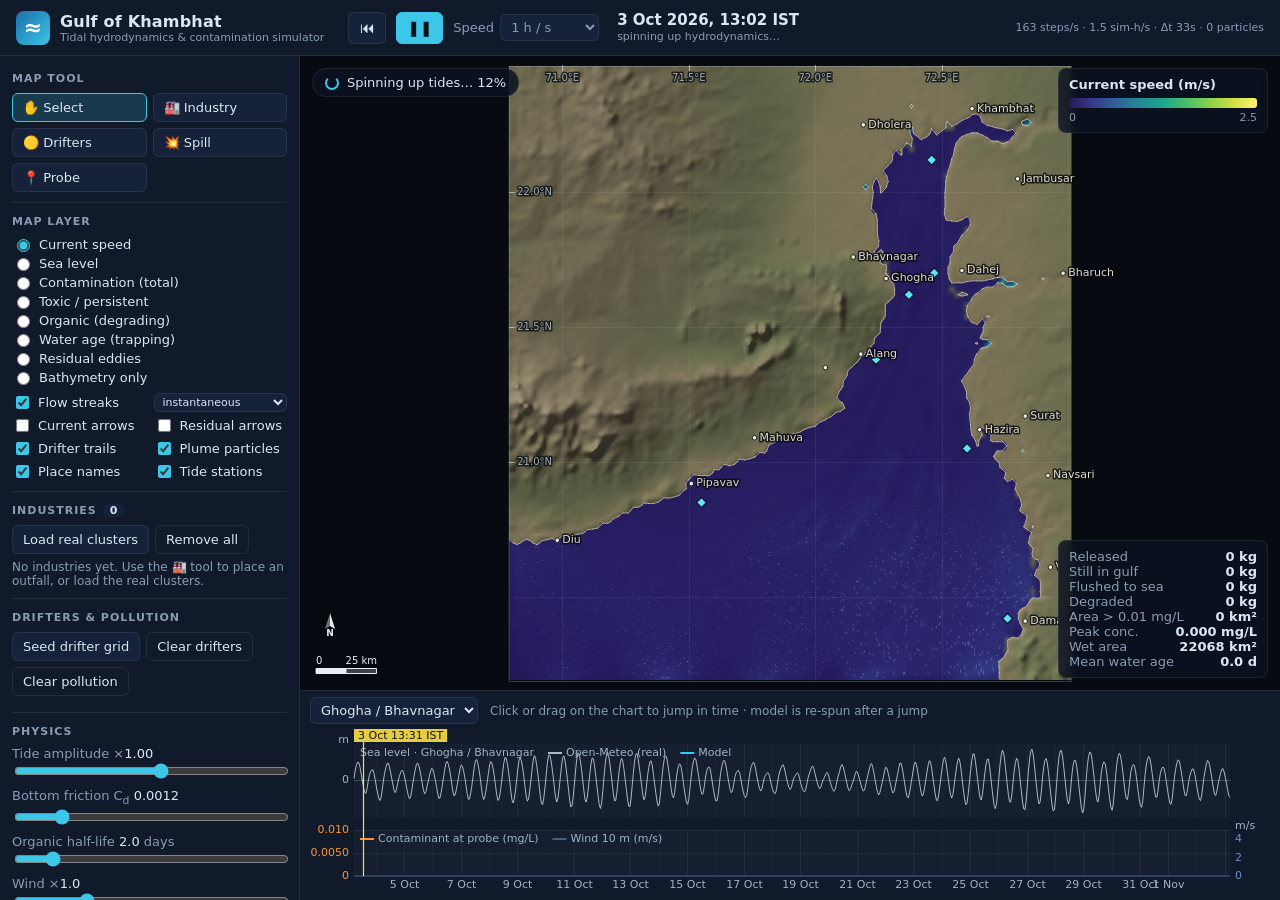
<file: index.html>
<!doctype html>
<html lang="en">
<head>
<meta charset="utf-8">
<meta name="viewport" content="width=device-width, initial-scale=1">
<title>Gulf of Khambhat Tide & Pollution Simulator</title>
<link rel="stylesheet" href="css/style.css">
</head>
<body>
<header id="topbar">
  <div class="brand">
    <div class="logo">≈</div>
    <div>
      <h1>Gulf of Khambhat</h1>
      <div class="sub">Tidal hydrodynamics &amp; contamination simulator</div>
    </div>
  </div>
  <div class="transport">
    <button id="btnRestart" title="Restart from first day (clears pollution)">⏮</button>
    <button id="btnPlay" class="primary" title="Play / pause (space)">▶</button>
    <label class="speed">Speed
      <select id="speed">
        <option value="600">10 min / s</option>
        <option value="1800">30 min / s</option>
        <option value="3600" selected>1 h / s</option>
        <option value="10800">3 h / s</option>
        <option value="21600">6 h / s</option>
        <option value="43200">12 h / s</option>
        <option value="86400">1 day / s</option>
      </select>
    </label>
    <div class="clock">
      <div id="clockDate">—</div>
      <div id="clockTide" class="muted">—</div>
    </div>
  </div>
  <div class="perf muted" id="perf"></div>
</header>

<main id="layout">
  <aside id="sidebar">
    <section>
      <h2>Map tool</h2>
      <div class="tools" id="tools">
        <button data-mode="pan" class="active" title="Drag to pan, wheel to zoom, click industries/stations to select">✋ Select</button>
        <button data-mode="industry" title="Click on the water to place an industry outfall">🏭 Industry</button>
        <button data-mode="drifter" title="Click to release a cluster of drifters">🟡 Drifters</button>
        <button data-mode="spill" title="Click for an instantaneous spill">💥 Spill</button>
        <button data-mode="probe" title="Click to monitor concentration at a point">📍 Probe</button>
      </div>
      <div id="toolOptions" class="toolopts"></div>
    </section>

    <section>
      <h2>Map layer</h2>
      <div class="radios" id="layers">
        <label><input type="radio" name="layer" value="speed" checked> Current speed</label>
        <label><input type="radio" name="layer" value="eta"> Sea level</label>
        <label><input type="radio" name="layer" value="contaminant"> Contamination (total)</label>
        <label><input type="radio" name="layer" value="toxic"> Toxic / persistent</label>
        <label><input type="radio" name="layer" value="organic"> Organic (degrading)</label>
        <label><input type="radio" name="layer" value="age"> Water age (trapping)</label>
        <label><input type="radio" name="layer" value="vorticity"> Residual eddies</label>
        <label><input type="radio" name="layer" value="none"> Bathymetry only</label>
      </div>
      <div class="checks">
        <label><input type="checkbox" id="showParticles" checked> Flow streaks</label>
        <select id="flowSource" title="Field that drives the animated streaks">
          <option value="instant">instantaneous</option>
          <option value="residual">tide-averaged</option>
        </select>
        <label><input type="checkbox" id="showArrows"> Current arrows</label>
        <label><input type="checkbox" id="showResidualArrows"> Residual arrows</label>
        <label><input type="checkbox" id="showDrifters" checked> Drifter trails</label>
        <label><input type="checkbox" id="showPlume" checked> Plume particles</label>
        <label><input type="checkbox" id="showLabels" checked> Place names</label>
        <label><input type="checkbox" id="showStations" checked> Tide stations</label>
      </div>
    </section>

    <section>
      <h2>Industries <span class="count" id="indCount">0</span></h2>
      <div class="row">
        <button id="btnPresets" title="Real industrial clusters discharging into the gulf (illustrative loads)">Load real clusters</button>
        <button id="btnClearInd" class="ghost">Remove all</button>
      </div>
      <div id="industryList"></div>
    </section>

    <section>
      <h2>Drifters &amp; pollution</h2>
      <div class="row">
        <button id="btnSeedGrid" title="Release drifters across the whole gulf to see where water gets trapped">Seed drifter grid</button>
        <button id="btnClearDrifters" class="ghost">Clear drifters</button>
      </div>
      <div class="row">
        <button id="btnClearPollution" class="ghost">Clear pollution</button>
      </div>
    </section>

    <section>
      <h2>Physics</h2>
      <label class="slider">Tide amplitude ×<span id="ampVal">1.00</span>
        <input type="range" id="amp" min="0.3" max="1.6" step="0.05" value="1"></label>
      <label class="slider">Bottom friction C<sub>d</sub> <span id="fricVal">0.0012</span>
        <input type="range" id="fric" min="0.0005" max="0.005" step="0.0001" value="0.0012"></label>
      <label class="slider">Organic half-life <span id="hlVal">2.0</span> days
        <input type="range" id="halflife" min="0.25" max="15" step="0.25" value="2"></label>
      <label class="slider">Wind ×<span id="windVal">1.0</span>
        <input type="range" id="windScale" min="0" max="4" step="0.1" value="1"></label>
      <div class="checks">
        <label><input type="checkbox" id="advection" checked> Nonlinear advection (eddies)</label>
        <label><input type="checkbox" id="wind" checked> Real wind forcing</label>
      </div>
    </section>

    <section>
      <h2>Real data</h2>
      <div id="dataInfo" class="small"></div>
      <div class="row">
        <button id="btnFetch" title="Download the latest 30 days from Open-Meteo">Fetch latest 30 days</button>
      </div>
      <div id="fetchStatus" class="small muted"></div>
    </section>

    <section class="about small muted">
      <p>2-D depth-averaged shallow-water model (C-grid, 2 km) on GEBCO bathymetry, forced at the open sea by hourly sea level from the Open-Meteo Marine API (Meteo-France SMOC). Industry loads are illustrative. Not for regulatory use.</p>
    </section>
  </aside>

  <div id="mapwrap">
    <canvas id="map"></canvas>
    <div id="legend"></div>
    <div id="stats"></div>
    <div id="hover"></div>
    <div id="spinner" hidden><div class="spin"></div><span id="spinText">Spinning up tides…</span></div>
    <div id="hint"></div>
  </div>

  <div id="chartwrap">
    <div class="charthead">
      <select id="stationSel"></select>
      <span class="muted small">Click or drag on the chart to jump in time · model is re-spun after a jump</span>
    </div>
    <canvas id="chart"></canvas>
  </div>
</main>

<script src="data/gulf_data.js"></script>
<script src="js/model.js"></script>
<script src="js/colormaps.js"></script>
<script src="js/render.js"></script>
<script src="js/chart.js"></script>
<script src="js/livedata.js"></script>
<script src="js/app.js"></script>
<script src="js/recorder.js"></script>
</body>
</html>
</file>
<file: css/style.css>
:root {
  --bg: #0b1220;
  --panel: #111a2b;
  --panel2: #16223a;
  --line: rgba(255, 255, 255, 0.08);
  --text: #dbe6f3;
  --muted: #8a9bb3;
  --accent: #3cc6e8;
  --accent2: #f5a524;
  --danger: #ef5d6c;
  --radius: 8px;
  font-family: "Segoe UI", system-ui, -apple-system, Roboto, sans-serif;
}
* { box-sizing: border-box; }
html, body { margin: 0; height: 100%; background: var(--bg); color: var(--text); font-size: 13px; overflow: hidden; }
button, select, input { font: inherit; color: inherit; }
button {
  background: var(--panel2); border: 1px solid var(--line); border-radius: 6px; padding: 6px 10px; cursor: pointer;
  transition: background .15s, border-color .15s;
}
button:hover { border-color: rgba(60, 198, 232, .5); }
button.primary { background: var(--accent); color: #04121a; border-color: var(--accent); font-weight: 600; }
button.ghost { background: transparent; }
button.active { background: rgba(60, 198, 232, .18); border-color: var(--accent); }
select { background: var(--panel2); border: 1px solid var(--line); border-radius: 6px; padding: 4px 6px; }
input[type=range] { width: 100%; accent-color: var(--accent); }
input[type=checkbox], input[type=radio] { accent-color: var(--accent); }
.muted { color: var(--muted); }
.small { font-size: 12px; }

#topbar {
  height: 56px; display: flex; align-items: center; gap: 24px; padding: 0 16px;
  background: var(--panel); border-bottom: 1px solid var(--line);
}
.brand { display: flex; align-items: center; gap: 10px; min-width: 300px; }
.logo { width: 34px; height: 34px; border-radius: 8px; background: linear-gradient(135deg, #1b6fa8, #3cc6e8); display: grid; place-items: center; font-size: 22px; font-weight: 700; color: #fff; }
h1 { font-size: 16px; margin: 0; letter-spacing: .2px; }
.sub { font-size: 11px; color: var(--muted); }
.transport { display: flex; align-items: center; gap: 10px; }
.transport button { min-width: 38px; font-size: 15px; }
.speed { display: flex; align-items: center; gap: 6px; color: var(--muted); }
.clock { margin-left: 8px; line-height: 1.25; }
#clockDate { font-size: 15px; font-weight: 600; font-variant-numeric: tabular-nums; }
#clockTide { font-size: 11px; }
.perf { margin-left: auto; font-size: 11px; font-variant-numeric: tabular-nums; }

#layout {
  height: calc(100% - 56px); display: grid;
  grid-template-columns: 300px 1fr; grid-template-rows: 1fr 210px;
  grid-template-areas: "side map" "side chart";
}
#sidebar { grid-area: side; overflow-y: auto; background: var(--panel); border-right: 1px solid var(--line); padding: 4px 12px 16px; }
#sidebar section { padding: 10px 0; border-bottom: 1px solid var(--line); }
#sidebar h2 { font-size: 11px; text-transform: uppercase; letter-spacing: 1px; color: var(--muted); margin: 2px 0 8px; display: flex; align-items: center; gap: 6px; }
.count { background: var(--panel2); border-radius: 10px; padding: 0 7px; color: var(--text); font-size: 11px; }
.tools { display: grid; grid-template-columns: 1fr 1fr; gap: 6px; }
.tools button { text-align: left; }
.toolopts { margin-top: 8px; display: grid; gap: 6px; }
.toolopts:empty { display: none; }
.toolopts label { display: grid; grid-template-columns: 90px 1fr; align-items: center; gap: 6px; color: var(--muted); }
.radios { display: grid; gap: 3px; }
.radios label, .checks label { display: flex; align-items: center; gap: 6px; cursor: pointer; }
.checks { display: grid; grid-template-columns: 1fr 1fr; gap: 4px 8px; margin-top: 8px; }
.checks select { font-size: 11px; padding: 1px 4px; }
.row { display: flex; gap: 6px; flex-wrap: wrap; margin-bottom: 6px; }
.slider { display: block; margin: 6px 0; color: var(--muted); }
.slider span { color: var(--text); font-variant-numeric: tabular-nums; }

#industryList { display: grid; gap: 6px; margin-top: 4px; }
.ind {
  background: var(--panel2); border: 1px solid var(--line); border-left: 4px solid var(--c, #888);
  border-radius: 6px; padding: 6px 8px; display: grid; gap: 4px;
}
.ind.sel { border-color: var(--accent); box-shadow: 0 0 0 1px var(--accent); }
.ind .top { display: flex; align-items: center; gap: 6px; }
.ind .name { flex: 1; background: transparent; border: none; border-bottom: 1px dashed transparent; padding: 1px 0; font-weight: 600; min-width: 0; }
.ind .name:focus { outline: none; border-bottom-color: var(--accent); }
.ind .x { background: transparent; border: none; color: var(--muted); padding: 0 4px; }
.ind .x:hover { color: var(--danger); }
.ind .grid2 { display: grid; grid-template-columns: 1fr 1fr; gap: 4px; }
.ind select { font-size: 11px; padding: 2px 4px; width: 100%; }
.ind .rate { display: flex; align-items: center; gap: 6px; color: var(--muted); font-size: 11px; }
.ind .rate span { min-width: 78px; text-align: right; color: var(--text); font-variant-numeric: tabular-nums; }

#mapwrap { grid-area: map; position: relative; overflow: hidden; background: #071019; }
#map { position: absolute; inset: 0; width: 100%; height: 100%; display: block; cursor: grab; }
#map.dragging { cursor: grabbing; }
#map.crosshair { cursor: crosshair; }
#legend, #stats, #hover {
  position: absolute; background: rgba(11, 18, 32, .82); border: 1px solid var(--line); border-radius: var(--radius);
  backdrop-filter: blur(4px); padding: 8px 10px; pointer-events: none;
}
#legend { right: 12px; top: 12px; width: 210px; }
#legend .title { font-weight: 600; margin-bottom: 6px; }
#legend .bar { height: 10px; border-radius: 3px; }
#legend .ends { display: flex; justify-content: space-between; color: var(--muted); font-size: 11px; margin-top: 3px; }
#stats { right: 12px; bottom: 12px; min-width: 210px; font-variant-numeric: tabular-nums; }
#stats div { display: flex; justify-content: space-between; gap: 12px; }
#stats b { font-weight: 600; }
#hover { left: 12px; bottom: 120px; font-variant-numeric: tabular-nums; font-size: 12px; min-width: 180px; }
#hover:empty { display: none; }
#hint { position: absolute; left: 50%; top: 12px; transform: translateX(-50%); background: rgba(60, 198, 232, .15); border: 1px solid rgba(60, 198, 232, .4); padding: 5px 12px; border-radius: 16px; font-size: 12px; pointer-events: none; }
#hint:empty { display: none; }
#spinner { position: absolute; left: 12px; top: 12px; display: flex; align-items: center; gap: 8px; background: rgba(11, 18, 32, .85); border: 1px solid var(--line); border-radius: 16px; padding: 6px 12px; }
#spinner[hidden] { display: none; }
.spin { width: 14px; height: 14px; border-radius: 50%; border: 2px solid var(--accent); border-top-color: transparent; animation: rot 0.8s linear infinite; }
@keyframes rot { to { transform: rotate(360deg); } }

#chartwrap { grid-area: chart; background: var(--panel); border-top: 1px solid var(--line); display: flex; flex-direction: column; padding: 6px 10px 6px; min-height: 0; }
.charthead { display: flex; align-items: center; gap: 12px; margin-bottom: 4px; }
#chart { flex: 1; width: 100%; min-height: 0; display: block; }

@media (max-width: 800px) {
  #topbar { flex-wrap: wrap; height: auto; padding: 8px 16px; gap: 8px; }
  .brand { min-width: 0; }
  #layout { height: auto; grid-template-columns: 1fr; grid-template-rows: 60vh 200px auto; grid-template-areas: "map" "chart" "side"; }
  html, body { overflow: auto; }
}
</file>
